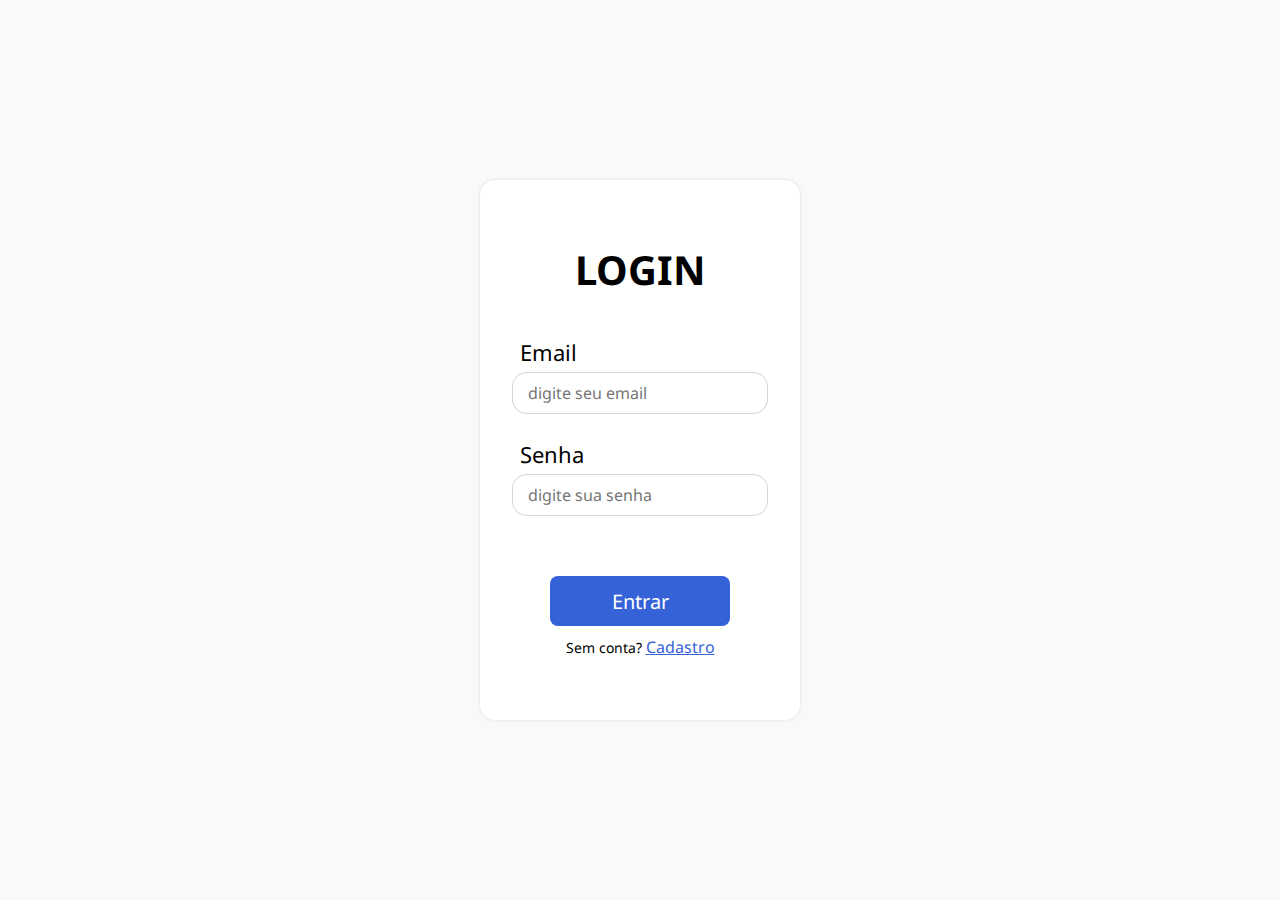
<file: index.html>
<!DOCTYPE html>
<html lang="pt-br">
<head>
    <meta charset="UTF-8">
    <meta name="viewport" content="width=device-width, initial-scale=1.0">
    <title>Redirecionamento</title>
</head>
<body>
    <script>
        window.location.href = "./pages/login.html";
    </script>
</body>
</html>
</file>
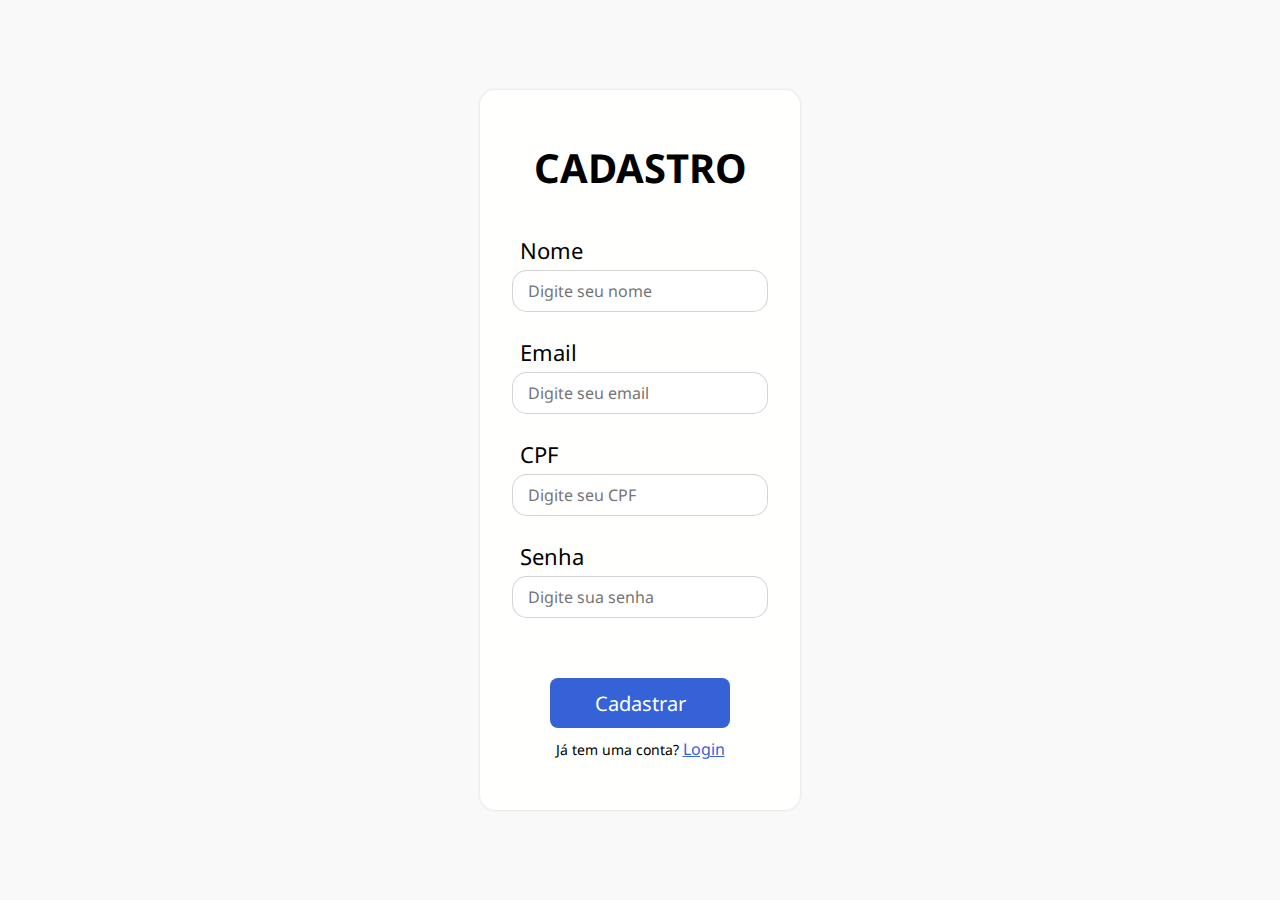
<file: pages/cadastro.html>
<!DOCTYPE html>
<html lang="pt-br">
<head>
    <meta charset="UTF-8">
    <meta name="viewport" content="width=device-width, initial-scale=1.0">
    <link rel="stylesheet" href="../assets/css/cadastro/cadastro.css">
    <title>Cadastro</title>
</head>
<body>
    <div class="container">
        <div class="container-login">
            <h2 class="container-login-titulo">CADASTRO</h2>
            
            <form class="container-input">
                <div class="container-nome">
                    <div class="senhas">
                        <p>Nome</p>
                    </div>
                    <input type="text" placeholder="Digite seu nome" name="nome" required>
                </div>


                <div class="container-email">
                    <div class="container-email-nome">
                        <p>Email</p>
                    </div>
                    <input type="email" placeholder="Digite seu email" name="email" required>
                </div>
                
                <div class="container-cpf">
                    <div class="senhas">
                        <p>CPF</p>
                    </div>
                    <input type="text" placeholder="Digite seu CPF" name="cpf" required>
                </div>
                
                <div class="container-password">
                    <div class="senhas">
                        <p>Senha</p>
                    </div>
                    <input type="password" placeholder="Digite sua senha" name="senha" required>
                </div>

                <div class="container-foot">
                    <button type="submit" class="botao-login">Cadastrar</button>
                    <p class="criar-conta">Já tem uma conta? <a href="login.html">Login</a></p>
                </div>
            </form>
        </div>
    </div>

    <script src="../assets/js/cadastro.js"></script>
</body>
</html>
</file>
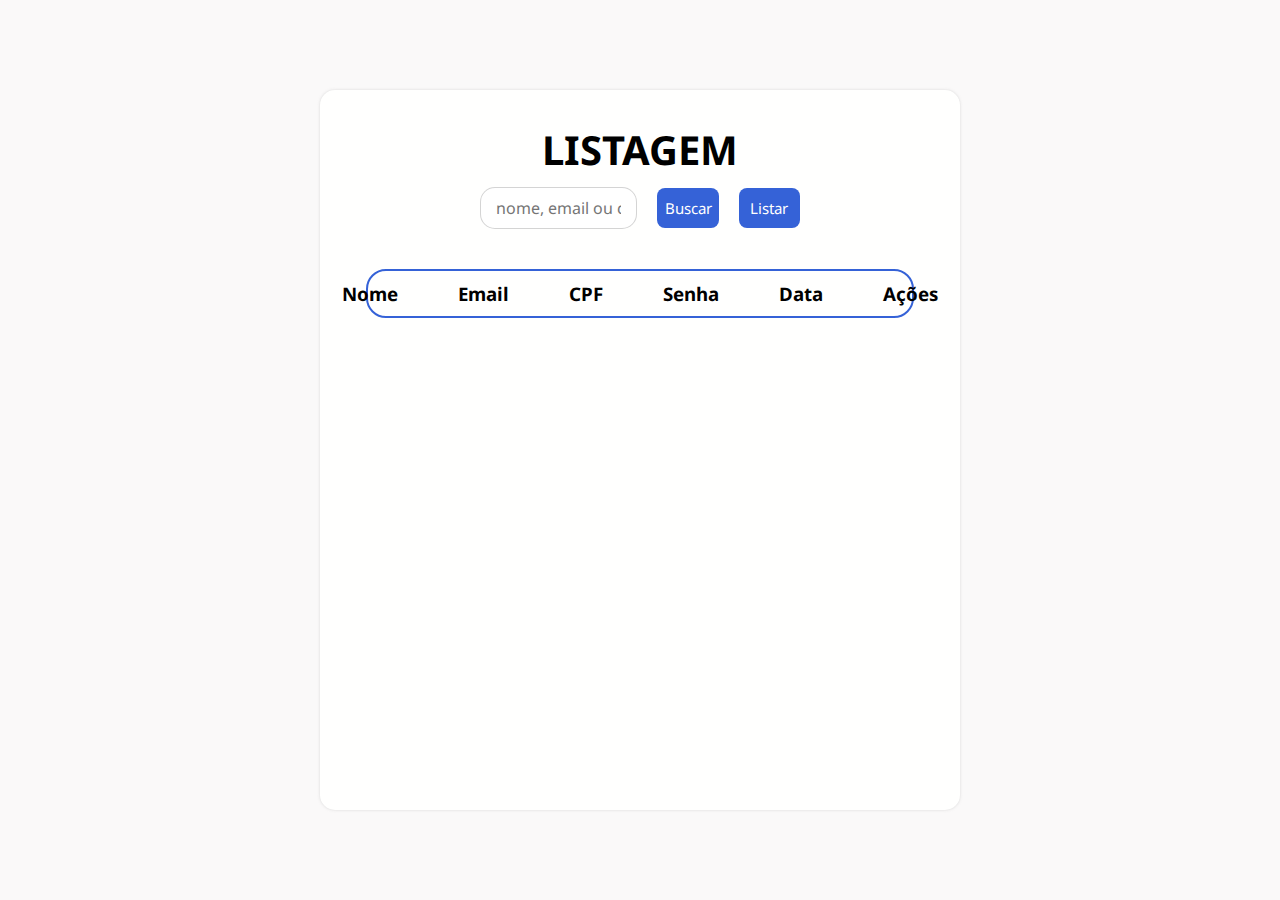
<file: pages/listagem.html>
<!DOCTYPE html>
<html lang="pt-br">
<head>
    <meta charset="UTF-8">
    <meta name="viewport" content="width=device-width, initial-scale=1.0">
    <link rel="shortcut icon" href="../assets/img/um-desenho-qualquer-2.ico" type="image/x-icon">
    <link rel="stylesheet" href="../assets/css/listagem/listagem.css">
    <title>Listagem</title>
</head>
<body>
    <div class="container">
        <div class="container-listagem">
            <h2 class="container-listagem-titulo">LISTAGEM</h2>

            <div class="container-lista">
                <div class="container-pesquisa">
                    <input type="text" id="inputPesquisa" placeholder="nome, email ou cpf...">
                    <button id="btnPesquisar">Buscar</button>
                    <button id="btnListar">Listar</button>
                </div>


                <div class="container-contas">
                    <div class="container-titulos">
                        <div class="nome-container"><h3>Nome</h3></div>
                        <div class="email-container"><h3>Email</h3></div>
                        <div class="cpf-container"><h3>CPF</h3></div>
                        <div class="senha-container"><h3>Senha</h3></div>
                        <div class="data-container"><h3>Data</h3></div>
                        <div class="acoes-container"><h3>Ações</h3></div>
                    </div>
                    
                    <div class="dados-contas">
                        <div class="linha" id="linha-1">
                            <div class="nomes">
                               <p class="listagem-nomes" id="nome-listagem-1"></p>
                            </div>

                            <div class="email">
                                <p class="listagem-nomes" id="email-listagem-1"></p>
                            </div>

                            <div class="cpf">
                                <p class="listagem-nomes"  id="cpf-listagem-1"></p>
                            </div>

                            <div class="senha">
                                <p class="listagem-nomes"  id="senha-listagem-1"></p>
                            </div>

                            <div class="data">
                                <p class="listagem-nomes"  id="data-listagem-1"></p>
                            </div>
                        </div>
                    </div>
                </div>
            </div>
        </div>
    </div>

    <script src="../assets/js/listagem.js"></script>
</body>
</html>
</file>
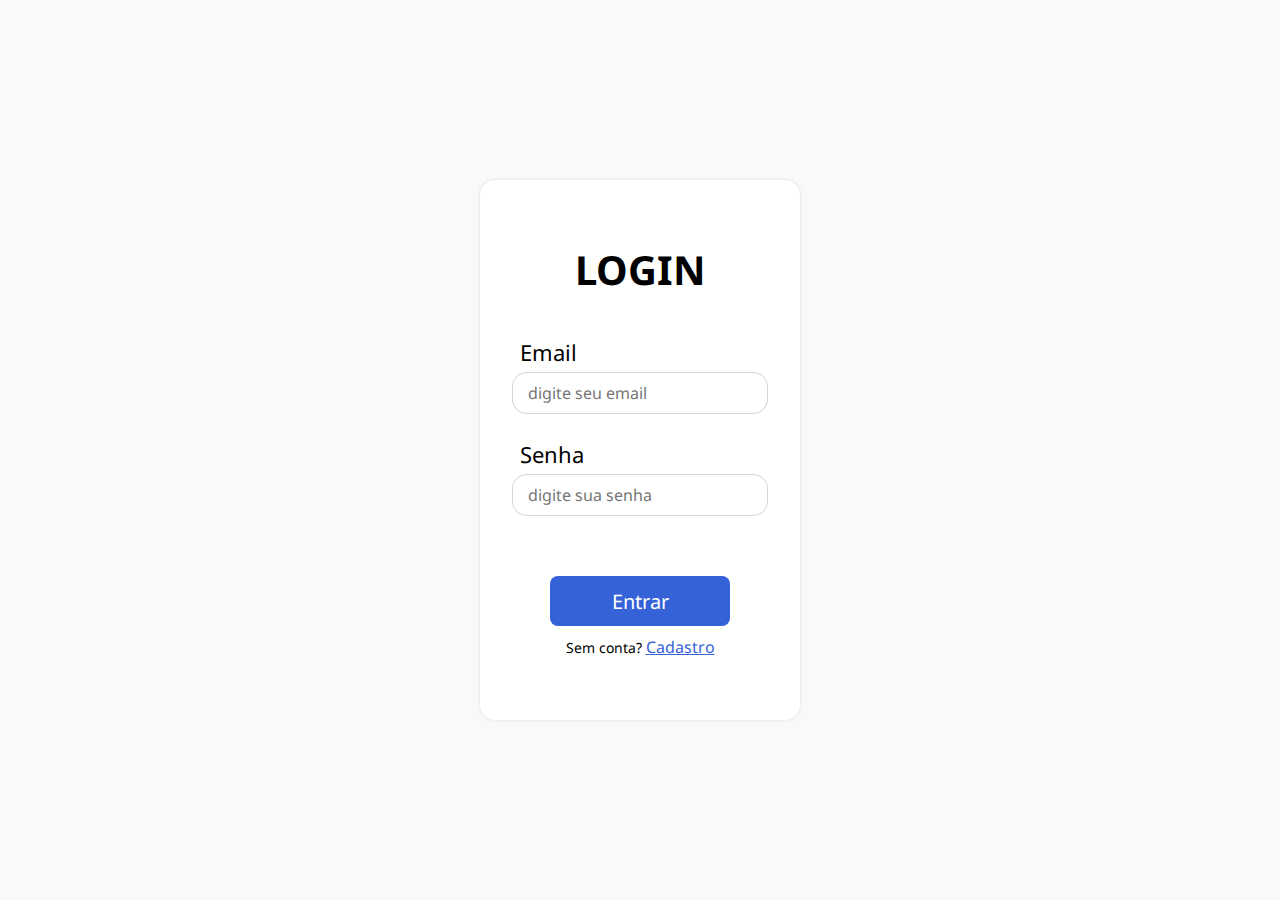
<file: pages/login.html>
<!DOCTYPE html>
<html lang="pt-br">
<head>
    <meta charset="UTF-8">
    <meta name="viewport" content="width=device-width, initial-scale=1.0">
    <link rel="shortcut icon" href="../assets/img/um-desenho-qualquer-2.ico" type="image/x-icon">
    <link rel="stylesheet" href="../assets/css/login/login.css">
    <title>Login</title>
</head>
<body>
    <div class="container">
        <div class="container-login">

            <h2 class="container-login-titulo">LOGIN</h2>

            <form class="container-input">
                <div class="container-email">
                    <div class="container-email-nome">
                        <p>Email</p>

                    </div>
                    
                    <input type="email" name="email" autocomplete="email" placeholder="digite seu email" required>
                </div>

                <div class="container-password">
                    <div class="senhas">
                        <p>Senha</p>
                    </div>
                    <input type="password" placeholder="digite sua senha" name="password" required autocomplete="current-password">
                </div>

                <div class="container-foot">
                    <button type="submit" class="botao-login">Entrar</button>
                    <p class="criar-conta">Sem conta? <a href="cadastro.html">Cadastro</a></p>
                </div>
            </form>


        </div>
    </div>

    <script src="../assets/js/login.js"></script>
</body>
</html>
</file>
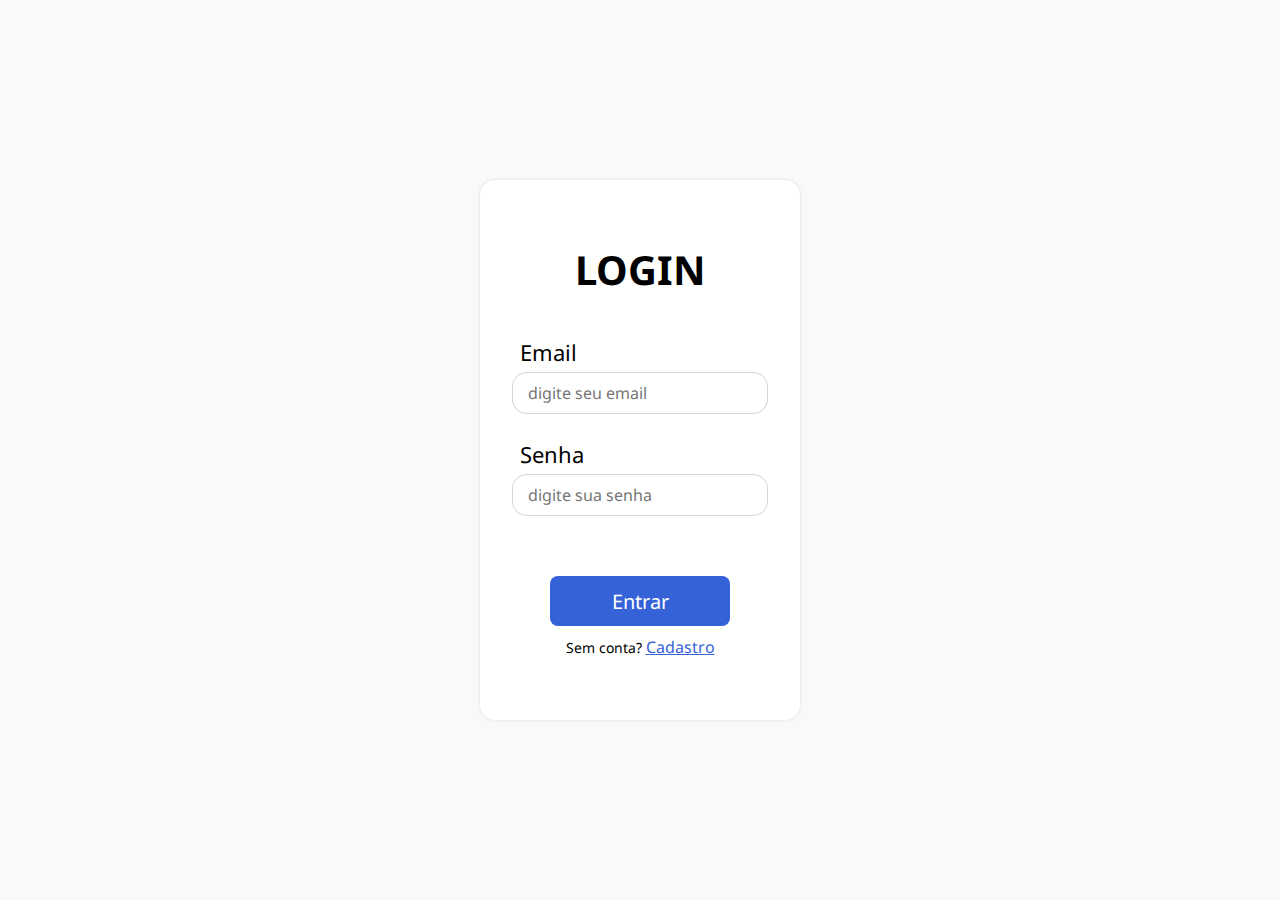
<file: pages/perfil.html>
<!DOCTYPE html>
<html lang="pt-br">
<head>
    <meta charset="UTF-8">
    <meta name="viewport" content="width=device-width, initial-scale=1.0">
    <link rel="shortcut icon" href="../assets/img/um-desenho-qualquer-2.ico" type="image/x-icon">
    <link rel="stylesheet" href="../assets/css/perfil/perfil.css">
    <title>Perfil</title>
</head>
<body>
    <div class="container">
        <div class="container-perfil">
            <h2 class="container-perfil-titulo">Perfil</h2>

            <div class="container-conteudo">
                <div class="container-nome">
                     <h3>Nome:&nbsp;&nbsp;</h3> <p></p>

                </div>

                <div class="container-email">
                     <h3>Email:&nbsp;&nbsp;</h3> <p></p>

                </div>

                  <div class="container-cpf">
                    <h3>CPF:&nbsp;&nbsp; </h3> <p></p>

                </div>

                <div class="container-senha">
                     <h3>Senha:&nbsp;&nbsp;</h3> <p></p>
                </div>
            </div>

            <button id="btn-editar">Editar</button>
            <button id="btn-listagem">Listagem</button>
            <button id="btn-sair">Sair</button>
           
        </div>
    </div>

    <script src="../assets/js/perfil.js"></script>
</body>
</html>
</file>
<file: assets/css/cadastro/cadastro.css>
@import url("https://fonts.googleapis.com/css2?family=Noto+Sans:ital,wght@0,100..900;1,100..900&display=swap");
@import url("https://fonts.googleapis.com/css2?family=Josefin+Sans:ital,wght@0,100..700;1,100..700&display=swap");
body .container .container-login .container-foot button, body .container .container-login, body .container {
  display: flex;
  justify-content: center;
  align-items: center;
}

body .container .container-login {
  background-color: #FFFFFE;
  box-shadow: 0 0 3px rgba(156, 156, 156, 0.342);
  border-radius: 15px;
}

body {
  margin: 0;
  font-family: "Noto Sans", sans-serif;
}
body .container {
  background-color: #FAF9F9;
  height: 100dvh;
}
body .container .container-login {
  flex-direction: column;
  height: 80%;
  width: 25%;
}
body .container .container-login-titulo {
  font-size: 40px;
  margin: 0 0 40px 0;
  padding: 0;
  text-align: center;
  width: 100%;
}
body .container .container-login .container-input {
  width: 100%;
  display: flex;
  flex-direction: column;
  align-items: center;
  justify-content: center;
}
body .container .container-login .container-input .container-email,
body .container .container-login .container-input .container-password,
body .container .container-login .container-input .container-nome,
body .container .container-login .container-input .container-cpf {
  width: 100%;
  display: flex;
  flex-direction: column;
  align-items: center;
  justify-content: center;
  margin-bottom: 25px;
}
body .container .container-login .container-input .container-email input,
body .container .container-login .container-input .container-password input,
body .container .container-login .container-input .container-nome input,
body .container .container-login .container-input .container-cpf input {
  width: 70%;
  height: 40px;
  border: 1px solid rgba(165, 165, 165, 0.473);
  border-radius: 15px;
  font-size: 16px;
  padding: 0 15px;
  font-family: "Noto Sans", sans-serif;
}
body .container .container-login .container-input .container-email input:focus,
body .container .container-login .container-input .container-password input:focus,
body .container .container-login .container-input .container-nome input:focus,
body .container .container-login .container-input .container-cpf input:focus {
  outline: none;
  border-color: rgba(165, 165, 165, 0.473);
  box-shadow: none;
}
body .container .container-login .container-input .container-email p,
body .container .container-login .container-input .container-password p,
body .container .container-login .container-input .container-nome p,
body .container .container-login .container-input .container-cpf p {
  margin: 0 0 5px 0;
  font-size: 22px;
}
body .container .container-login .container-input .container-email .container-email-nome,
body .container .container-login .container-input .container-email .senhas,
body .container .container-login .container-input .container-password .container-email-nome,
body .container .container-login .container-input .container-password .senhas,
body .container .container-login .container-input .container-nome .container-email-nome,
body .container .container-login .container-input .container-nome .senhas,
body .container .container-login .container-input .container-cpf .container-email-nome,
body .container .container-login .container-input .container-cpf .senhas {
  width: 100%;
  display: flex;
  align-items: center;
  margin-left: 80px;
}
body .container .container-login .container-input .container-email .senhas,
body .container .container-login .container-input .container-password .senhas,
body .container .container-login .container-input .container-nome .senhas,
body .container .container-login .container-input .container-cpf .senhas {
  gap: 31%;
}
body .container .container-login .container-input .container-email .senhas a,
body .container .container-login .container-input .container-password .senhas a,
body .container .container-login .container-input .container-nome .senhas a,
body .container .container-login .container-input .container-cpf .senhas a {
  font-size: 16px;
  color: #3462D8;
  text-decoration: underline;
}
body .container .container-login .container-input .container-password {
  margin-bottom: 60px;
}
body .container .container-login .container-foot {
  width: 100%;
  display: flex;
  flex-direction: column;
  align-items: center;
  justify-content: center;
}
body .container .container-login .container-foot button {
  width: 180px;
  height: 50px;
  font-size: 20px;
  background-color: #3562D7;
  color: #FFFFFE;
  border: none;
  border-radius: 8px;
  font-family: "Noto Sans", sans-serif;
  margin-bottom: 10px;
}
body .container .container-login .container-foot p {
  font-size: 14px;
  margin: 0;
  color: black;
  text-align: end;
}
body .container .container-login .container-foot a {
  color: #3462D8;
  font-size: 16px;
}/*# sourceMappingURL=cadastro.css.map */
</file>
<file: assets/css/listagem/listagem.css>
@import url("https://fonts.googleapis.com/css2?family=Noto+Sans:wght@100..900&display=swap");
@import url("https://fonts.googleapis.com/css2?family=Josefin+Sans:wght@100..700&display=swap");
body .container .container-listagem .container-lista .container-contas .container-titulos, body .container .container-listagem .container-lista .container-contas, body .container .container-listagem .container-lista .container-pesquisa button, body .container .container-listagem .container-lista .container-pesquisa, body .container .container-listagem .container-lista, body .container .container-listagem, body .container {
  display: flex;
  justify-content: center;
  align-items: center;
}

body .container .container-listagem {
  background-color: #FFFFFE;
  box-shadow: 0 0 3px rgba(156, 156, 156, 0.342);
  border-radius: 15px;
}

body {
  margin: 0;
  font-family: "Noto Sans", sans-serif;
}
body .acoes {
  display: flex;
  gap: 5px;
  justify-content: center;
  align-items: center;
  height: 100%;
}
body .btn-editar, body .btn-excluir {
  background-color: #3562D7;
  border: none;
  width: 50px;
  height: 30px;
  border-radius: 5px;
  color: white;
  cursor: pointer;
}
body .container {
  background-color: #FAF9F9;
  height: 100dvh;
}
body .container .container-listagem {
  flex-direction: column;
  height: 80%;
  width: 50%;
}
body .container .container-listagem-titulo {
  margin: 0;
  font-size: 40px;
}
body .container .container-listagem .container-lista {
  width: 100%;
  flex-direction: column;
  margin-bottom: 40px;
}
body .container .container-listagem .container-lista .container-pesquisa {
  width: 50%;
  margin-bottom: 20px;
  padding: 10px;
}
body .container .container-listagem .container-lista .container-pesquisa input {
  width: 70%;
  height: 40px;
  padding: 0 15px;
  font-size: 16px;
  font-family: "Noto Sans", sans-serif;
  border: 1px solid rgba(165, 165, 165, 0.473);
  border-radius: 15px;
}
body .container .container-listagem .container-lista .container-pesquisa input:focus {
  outline: none;
  box-shadow: none;
  border-color: rgba(165, 165, 165, 0.473);
}
body .container .container-listagem .container-lista .container-pesquisa button {
  width: 100px;
  height: 40px;
  font-size: 20px;
  background-color: #3562D7;
  color: #FFFFFE;
  border: none;
  border-radius: 8px;
  font-family: "Noto Sans", sans-serif;
  font-size: 15px;
  margin-left: 20px;
}
body .container .container-listagem .container-lista .container-contas {
  width: 91%;
  flex-direction: column;
  padding: 10px;
}
body .container .container-listagem .container-lista .container-contas .container-titulos {
  border: 2px solid #3562D7;
  border-radius: 20px;
  padding: 10px;
  width: 90%;
  margin-bottom: 10px;
  gap: 60px;
}
body .container .container-listagem .container-lista .container-contas .container-titulos h3 {
  margin: 0;
}
body .container .container-listagem .container-lista .container-contas .container-titulos .nome-container,
body .container .container-listagem .container-lista .container-contas .container-titulos .email-container,
body .container .container-listagem .container-lista .container-contas .container-titulos .cpf-container,
body .container .container-listagem .container-lista .container-contas .container-titulos .senha-container,
body .container .container-listagem .container-lista .container-contas .container-titulos .data-container {
  width: 20%;
  text-align: center;
}
body .container .container-listagem .container-lista .container-contas .dados-contas {
  width: 100%;
  height: 400px;
  margin: 0;
  display: flex;
  flex-direction: column;
  justify-content: flex-start;
  align-items: center;
  overflow: hidden;
}
body .container .container-listagem .container-lista .container-contas .dados-contas .linha {
  display: flex;
  justify-content: center;
  align-items: flex-start;
  height: 20%;
  width: 100%;
}
body .container .container-listagem .container-lista .container-contas .dados-contas .acoes-container {
  width: auto;
}
body .container .container-listagem .container-lista .container-contas .dados-contas .nomes,
body .container .container-listagem .container-lista .container-contas .dados-contas .email,
body .container .container-listagem .container-lista .container-contas .dados-contas .cpf,
body .container .container-listagem .container-lista .container-contas .dados-contas .senha,
body .container .container-listagem .container-lista .container-contas .dados-contas .data {
  height: 100%;
  width: 20%;
  display: flex;
  justify-content: center;
  align-items: center;
  padding: 10px;
}
body .container .container-listagem .container-lista .container-contas .dados-contas .nomes .listagem-nomes,
body .container .container-listagem .container-lista .container-contas .dados-contas .email .listagem-nomes,
body .container .container-listagem .container-lista .container-contas .dados-contas .cpf .listagem-nomes,
body .container .container-listagem .container-lista .container-contas .dados-contas .senha .listagem-nomes,
body .container .container-listagem .container-lista .container-contas .dados-contas .data .listagem-nomes {
  max-width: 100%;
  text-align: center;
  margin: 0;
  white-space: normal;
  word-break: break-word;
  overflow-wrap: break-word;
}
body .container .container-listagem .container-lista .container-contas .dados-contas .nomes .conta,
body .container .container-listagem .container-lista .container-contas .dados-contas .email .conta,
body .container .container-listagem .container-lista .container-contas .dados-contas .cpf .conta,
body .container .container-listagem .container-lista .container-contas .dados-contas .senha .conta,
body .container .container-listagem .container-lista .container-contas .dados-contas .data .conta {
  max-width: 100%;
  height: 100%;
}/*# sourceMappingURL=listagem.css.map */
</file>
<file: assets/css/login/login.css>
@import url("https://fonts.googleapis.com/css2?family=Noto+Sans:ital,wght@0,100..900;1,100..900&display=swap");
@import url("https://fonts.googleapis.com/css2?family=Josefin+Sans:ital,wght@0,100..700;1,100..700&display=swap");
body .container .container-login .container-foot button, body .container .container-login .container-foot, body .container .container-login .container-input, body .container .container-login, body .container {
  display: flex;
  align-items: center;
  justify-content: center;
}

body .container .container-login {
  background-color: #FFFFFE;
  box-shadow: 0 0 3px rgba(156, 156, 156, 0.342);
  border-radius: 15px;
}

body {
  margin: 0;
  font-family: "Noto Sans", sans-serif;
}
body .container {
  background-color: #FAF9F9;
  height: 100dvh;
}
body .container .container-login {
  flex-direction: column;
  height: 60%;
  width: 25%;
}
body .container .container-login-titulo {
  font-size: 40px;
  margin: 0 0 40px 0;
  padding: 0;
  text-align: center;
  width: 100%;
}
body .container .container-login .container-input {
  width: 100%;
  flex-direction: column;
}
body .container .container-login .container-input .container-email,
body .container .container-login .container-input .container-password {
  width: 100%;
  display: flex;
  flex-direction: column;
  align-items: center;
  justify-content: center;
  margin-bottom: 25px;
}
body .container .container-login .container-input .container-email input,
body .container .container-login .container-input .container-password input {
  width: 70%;
  height: 40px;
  border: 1px solid rgba(165, 165, 165, 0.473);
  border-radius: 15px;
  font-size: 16px;
  padding: 0 15px;
  font-family: "Noto Sans", sans-serif;
}
body .container .container-login .container-input .container-email input:focus,
body .container .container-login .container-input .container-password input:focus {
  outline: none;
  border-color: rgba(165, 165, 165, 0.473);
  box-shadow: none;
}
body .container .container-login .container-input .container-email p,
body .container .container-login .container-input .container-password p {
  margin: 0 0 5px 0;
  font-size: 22px;
}
body .container .container-login .container-input .container-email .container-email-nome,
body .container .container-login .container-input .container-email .senhas,
body .container .container-login .container-input .container-password .container-email-nome,
body .container .container-login .container-input .container-password .senhas {
  width: 100%;
  display: flex;
  align-items: center;
  margin-left: 80px;
}
body .container .container-login .container-input .container-email .senhas,
body .container .container-login .container-input .container-password .senhas {
  gap: 31%;
}
body .container .container-login .container-input .container-email .senhas a,
body .container .container-login .container-input .container-password .senhas a {
  font-size: 16px;
  color: #3462D8;
  text-decoration: underline;
}
body .container .container-login .container-input .container-password {
  margin-bottom: 60px;
}
body .container .container-login .container-foot {
  width: 100%;
  flex-direction: column;
}
body .container .container-login .container-foot button {
  width: 180px;
  height: 50px;
  font-size: 20px;
  background-color: #3562D7;
  color: #FFFFFE;
  border-radius: 8px;
  border: none;
  font-family: "Noto Sans", sans-serif;
  margin-bottom: 10px;
}
body .container .container-login .container-foot p {
  font-size: 14px;
  margin: 0;
  color: black;
  text-align: end;
}
body .container .container-login .container-foot a {
  color: #3462D8;
  font-size: 16px;
}/*# sourceMappingURL=login.css.map */
</file>
<file: assets/css/perfil/perfil.css>
@import url("https://fonts.googleapis.com/css2?family=Noto+Sans:wght@100..900&display=swap");
@import url("https://fonts.googleapis.com/css2?family=Josefin+Sans:wght@100..700&display=swap");
.container .container-perfil button, .container .container-perfil .container-conteudo, .container .container-perfil, .container {
  display: flex;
  align-items: center;
  justify-content: center;
}

.container .container-perfil {
  background-color: #FFFFFE;
  box-shadow: 0 0 3px rgba(156, 156, 156, 0.342);
  border-radius: 15px;
}

body {
  margin: 0;
  font-family: "Noto Sans", sans-serif;
}

.container {
  background-color: #FAF9F9;
  height: 100dvh;
}
.container .container-perfil {
  flex-direction: column;
  height: 70%;
  width: 25%;
  padding-top: 30px;
  padding-bottom: 30px;
}
.container .container-perfil-titulo {
  font-size: 40px;
  margin: 0 0;
}
.container .container-perfil .container-conteudo {
  width: 80%;
  height: 60%;
  flex-direction: column;
  gap: 10px;
}
.container .container-perfil .container-conteudo .container-nome,
.container .container-perfil .container-conteudo .container-email,
.container .container-perfil .container-conteudo .container-cpf,
.container .container-perfil .container-conteudo .container-senha {
  width: 100%;
  display: flex;
  margin: 0;
  align-items: flex-end;
  height: 50px;
}
.container .container-perfil .container-conteudo .container-nome h3,
.container .container-perfil .container-conteudo .container-email h3,
.container .container-perfil .container-conteudo .container-cpf h3,
.container .container-perfil .container-conteudo .container-senha h3 {
  margin: 0;
  font-size: 25px;
}
.container .container-perfil .container-conteudo .container-nome p,
.container .container-perfil .container-conteudo .container-email p,
.container .container-perfil .container-conteudo .container-cpf p,
.container .container-perfil .container-conteudo .container-senha p {
  margin: 0;
  font-size: 20px;
}
.container .container-perfil button {
  width: 180px;
  height: 50px;
  font-size: 20px;
  background-color: #3562D7;
  color: #FFFFFE;
  border: none;
  border-radius: 8px;
  font-family: "Noto Sans", sans-serif;
  margin-bottom: 10px;
}/*# sourceMappingURL=perfil.css.map */
</file>
